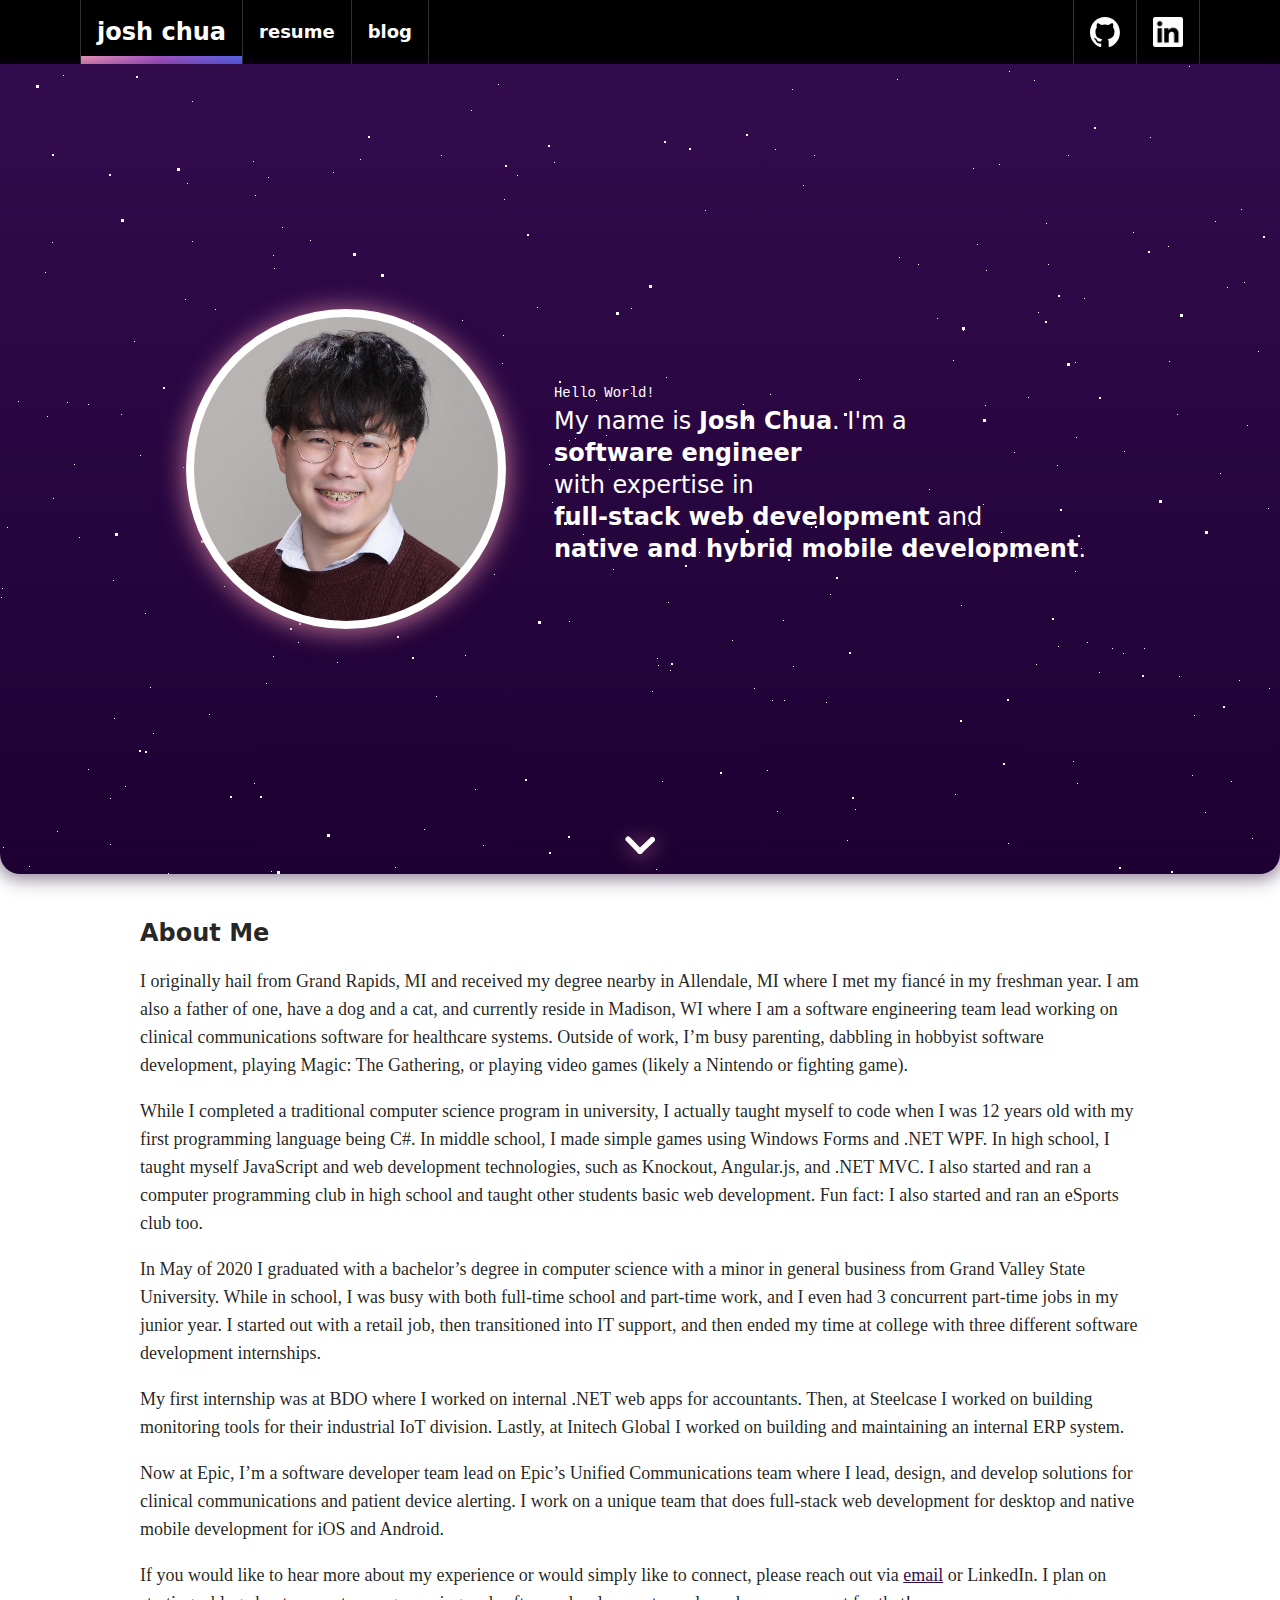
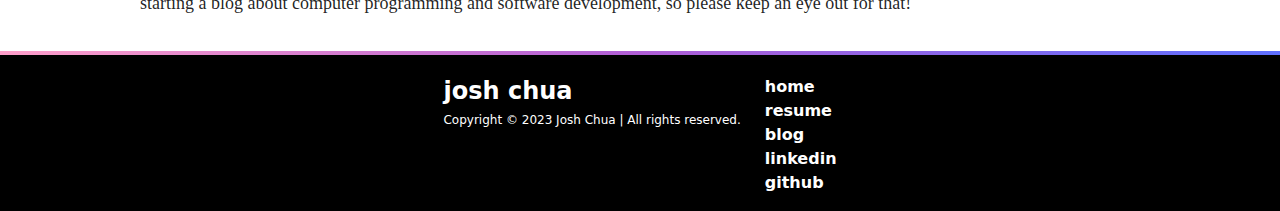
<file: index.html>
<!doctype html><html><head><meta name=generator content="Hugo 0.109.0"><meta charset=utf-8><title>Josh Chua</title><meta name=viewport content="width=device-width,minimum-scale=1"><meta name=description content><link rel=stylesheet href=https://joshchua.github.io/sass/styles.min.cf750397deea8e089815398bc34a3ba97730477250f758578515ba5637a7d603.css></head><body><header class=siteHeader><menu class=siteHeader__menu><li class=siteHeader__menuItem><a class="siteHeader__menuAnchor siteHeader__menuAnchor__main siteHeader__menuAnchor__active" href=/>Josh Chua</a></li><li class=siteHeader__menuItem><a class=siteHeader__menuAnchor href=https://github.com/joshchua/resume/blob/main/output/online/general/Josh%20Chua%20Resume%20(Limited%20Contact%20Info%20for%20Online).pdf>Resume</a></li><li class=siteHeader__menuItem><a class=siteHeader__menuAnchor href=/blog>Blog</a></li><div class="spacer siteHeader__menuItem"></div><li class=siteHeader__menuItem><a class="siteHeader__menuAnchor siteHeader__menuAnchor__icon" href=https://github.com/joshchua><img class=siteHeader__menuImage src=/svg/github-mark.svg width=30></a></li><li class=siteHeader__menuItem><a class="siteHeader__menuAnchor siteHeader__menuAnchor__icon" href=https://www.linkedin.com/in/joshjchua><img class=siteHeader__menuImage src=/png/In-Blue-Logo.png width=30></a></li></menu></header><main aria-role=main><div class="homepageHero homepageHero__full"><div class=homepageHero__circle><img class=homepageHero__image src=/jpg/josh.jpg></div><p class=homepageHero__text><span class=homepageHero__helloWorld>Hello World!</span><br>My name is <b>Josh Chua</b>. I'm a<br><b>software engineer</b><br>with expertise in<br><b>full-stack web development</b> and<br><b>native and hybrid mobile development</b>.</p><div class=homepageHero__stars><div id=stars></div><div id=stars2></div><div id=stars3></div></div><img class=homepageHero__scrollIndicator src=/svg/icon-arrow-down.svg width=30></div><div class=content><article><h1 id=about-me>About Me</h1><p>I originally hail from Grand Rapids, MI and received my degree nearby in
Allendale, MI where I met my fiancé in my freshman year. I am also a father of one,
have a dog and a cat, and currently reside in Madison, WI where I am a software
engineering team lead working on clinical communications software for healthcare
systems. Outside of work, I&rsquo;m busy parenting, dabbling in hobbyist software development,
playing Magic: The Gathering, or playing video games (likely a Nintendo or fighting game).</p><p>While I completed a traditional computer science program in university, I
actually taught myself to code when I was 12 years old with my first programming
language being C#. In middle school, I made simple games using Windows Forms and
.NET WPF. In high school, I taught myself JavaScript and web development
technologies, such as Knockout, Angular.js, and .NET MVC. I also started and ran a
computer programming club in high school and taught other students basic web
development. Fun fact: I also started and ran an eSports club too.</p><p>In May of 2020 I graduated with a bachelor&rsquo;s degree in computer science with
a minor in general business from Grand Valley State University.
While in school, I was busy with both full-time school and part-time work, and I even
had 3 concurrent part-time jobs in my junior year. I started out with a retail job,
then transitioned into IT support, and then ended my time at college with three different
software development internships.</p><p>My first internship was at BDO where I worked on internal .NET web apps for accountants.
Then, at Steelcase I worked on building monitoring tools for their industrial IoT division. Lastly, at Initech Global I worked on building and maintaining an internal ERP system.</p><p>Now at Epic, I&rsquo;m a software developer team lead on Epic&rsquo;s Unified Communications team where I lead, design, and develop solutions for clinical
communications and patient device alerting. I work on a unique team that does
full-stack web development for desktop and native mobile development for iOS and Android.</p><p>If you would like to hear more about my experience or would simply like to connect,
please reach out via <a href=mailto:joshjchua@protonmail.com>email</a> or LinkedIn. I plan on starting a blog about computer programming and software development, so please keep an eye out for that!</p></article></div></main><footer class=siteFooter><div><a class=siteFooter__title href=/>Josh Chua</a><br><span class=siteFooter__copyright>Copyright &copy; 2023 Josh Chua | All rights reserved.</span></div><div><ul class=siteFooter__list><li><a href=/>Home</a></li><li><a href=https://github.com/joshchua/resume/blob/main/output/online/general/Josh%20Chua%20Resume%20(Limited%20Contact%20Info%20for%20Online).pdf>Resume</a></li><li><a href=/blog>Blog</a></li><li><a href=https://www.linkedin.com/in/joshjchua>LinkedIn</a></li><li><a href=https://github.com/joshchua>GitHub</a></li></ul></div></footer></body></html>
</file>
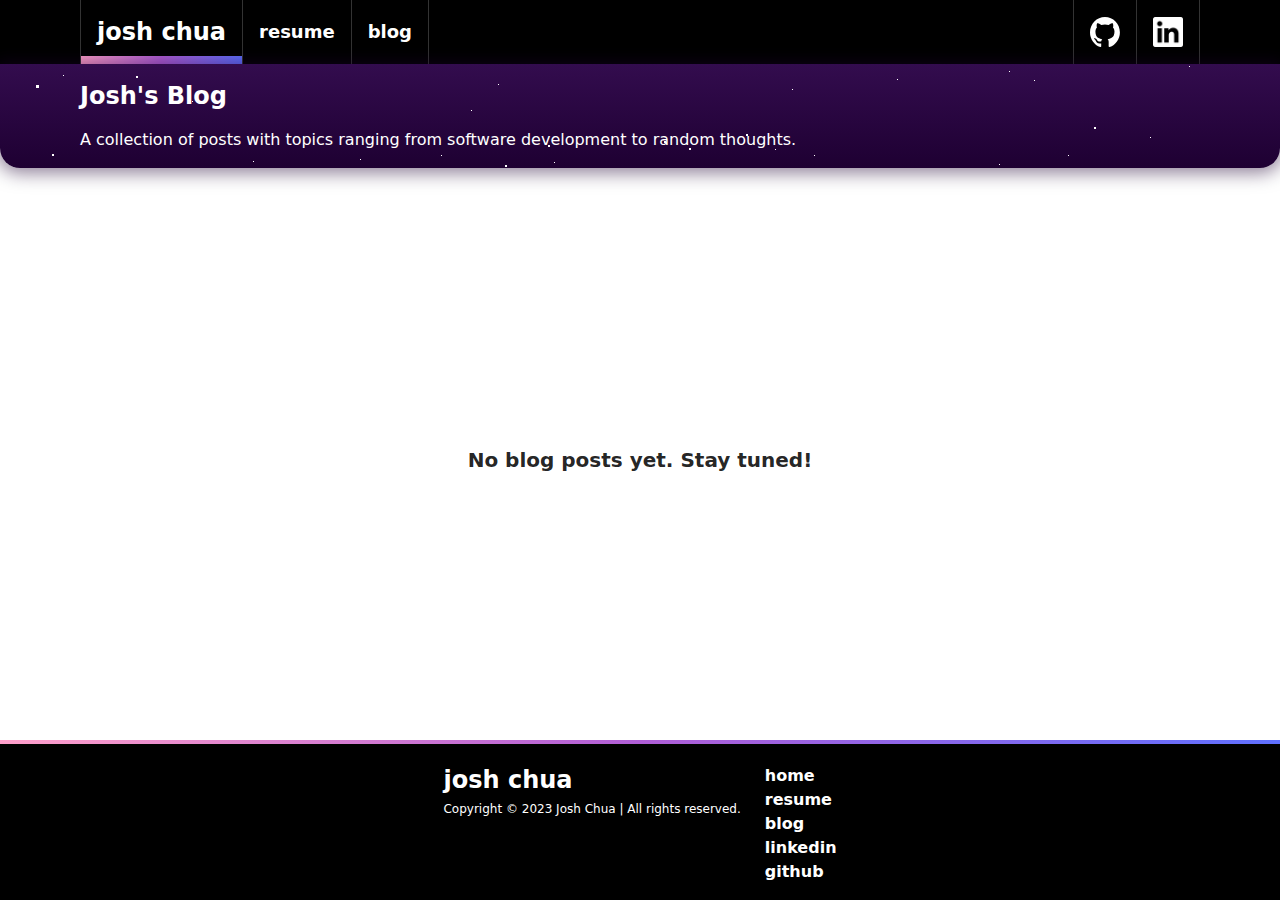
<file: blog/index.html>
<!doctype html><html><head><meta charset=utf-8><title>Josh's Blog | Josh Chua</title><meta name=viewport content="width=device-width,minimum-scale=1"><meta name=description content="A collection of posts with topics ranging from software development to random thoughts."><link rel=stylesheet href=https://joshchua.github.io/sass/styles.min.cf750397deea8e089815398bc34a3ba97730477250f758578515ba5637a7d603.css></head><body><header class=siteHeader><menu class=siteHeader__menu><li class=siteHeader__menuItem><a class="siteHeader__menuAnchor siteHeader__menuAnchor__main siteHeader__menuAnchor__active" href=/>Josh Chua</a></li><li class=siteHeader__menuItem><a class=siteHeader__menuAnchor href=https://github.com/joshchua/resume/blob/main/output/online/general/Josh%20Chua%20Resume%20(Limited%20Contact%20Info%20for%20Online).pdf>Resume</a></li><li class=siteHeader__menuItem><a class=siteHeader__menuAnchor href=/blog>Blog</a></li><div class="spacer siteHeader__menuItem"></div><li class=siteHeader__menuItem><a class="siteHeader__menuAnchor siteHeader__menuAnchor__icon" href=https://github.com/joshchua><img class=siteHeader__menuImage src=/svg/github-mark.svg width=30></a></li><li class=siteHeader__menuItem><a class="siteHeader__menuAnchor siteHeader__menuAnchor__icon" href=https://www.linkedin.com/in/joshjchua><img class=siteHeader__menuImage src=/png/In-Blue-Logo.png width=30></a></li></menu></header><main aria-role=main><div class=homepageHero><div><h1>Josh's Blog</h1><p>A collection of posts with topics ranging from software development to random thoughts.</p></div><div class=homepageHero__stars><div id=stars></div><div id=stars2></div><div id=stars3></div></div></div><div class=content><span class=emptyListMessage>No blog posts yet. Stay tuned!</span><ul class=summaryList></ul></div></main><footer class=siteFooter><div><a class=siteFooter__title href=/>Josh Chua</a><br><span class=siteFooter__copyright>Copyright &copy; 2023 Josh Chua | All rights reserved.</span></div><div><ul class=siteFooter__list><li><a href=/>Home</a></li><li><a href=https://github.com/joshchua/resume/blob/main/output/online/general/Josh%20Chua%20Resume%20(Limited%20Contact%20Info%20for%20Online).pdf>Resume</a></li><li><a href=/blog>Blog</a></li><li><a href=https://www.linkedin.com/in/joshjchua>LinkedIn</a></li><li><a href=https://github.com/joshchua>GitHub</a></li></ul></div></footer></body></html>
</file>
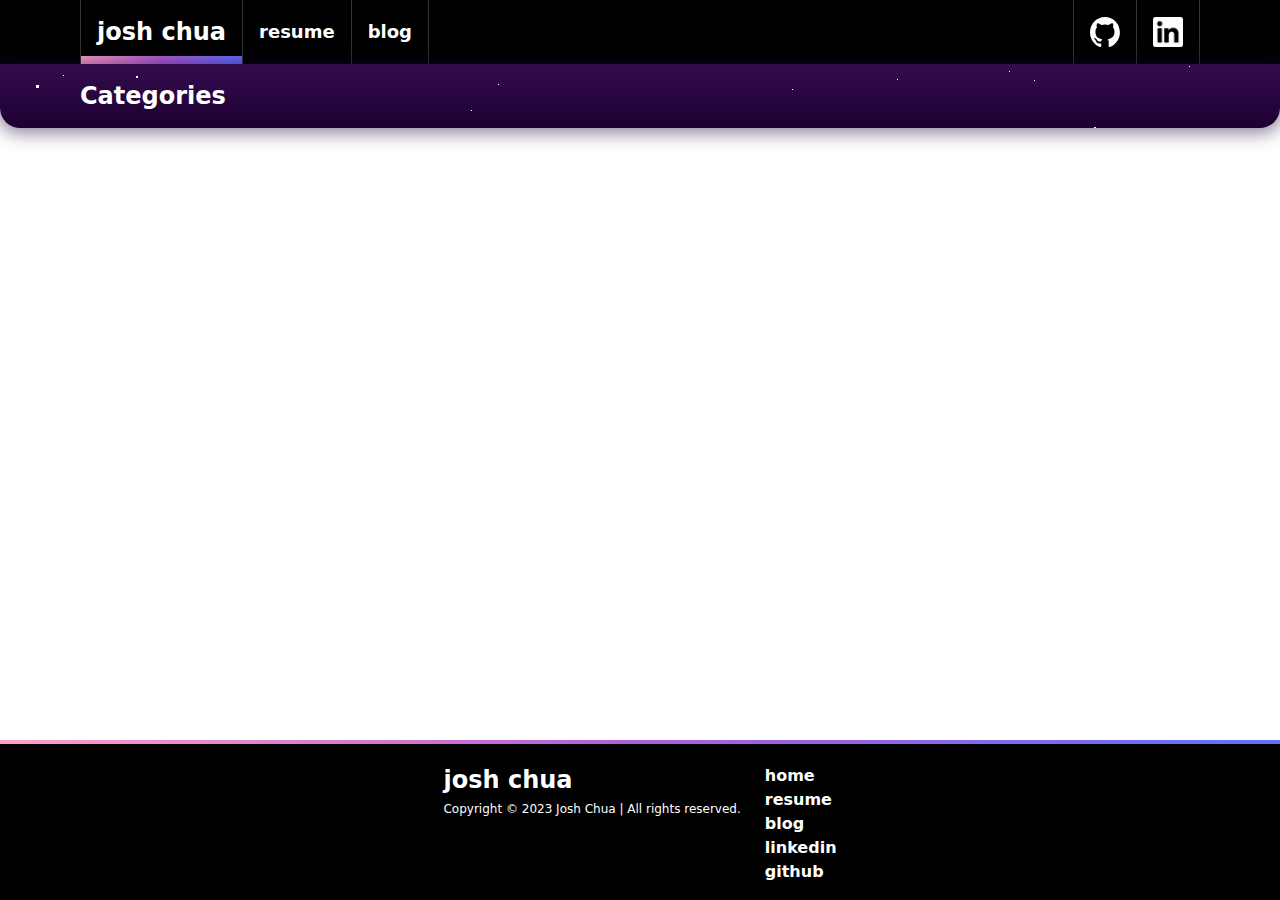
<file: categories/index.html>
<!doctype html><html><head><meta charset=utf-8><title>Josh Chua</title><meta name=viewport content="width=device-width,minimum-scale=1"><meta name=description content><link rel=stylesheet href=https://joshchua.github.io/sass/styles.min.49de3b98daccc57c3121829872dba5e22d65aa5fe11b4b209498783880fbc410.css></head><body><header class=siteHeader><menu class=siteHeader__menu><li class=siteHeader__menuItem><a class="siteHeader__menuAnchor siteHeader__menuAnchor__main siteHeader__menuAnchor__active" href=/>Josh Chua</a></li><li class=siteHeader__menuItem><a class=siteHeader__menuAnchor href=https://github.com/joshchua/resume/blob/main/output/online/general/Josh%20Chua%20Resume%20(Limited%20Contact%20Info%20for%20Online).pdf>Resume</a></li><li class=siteHeader__menuItem><a class=siteHeader__menuAnchor href=/blog>Blog</a></li><div class="spacer siteHeader__menuItem"></div><li class=siteHeader__menuItem><a class="siteHeader__menuAnchor siteHeader__menuAnchor__icon" href=https://github.com/joshchua><img class=siteHeader__menuImage src=/svg/github-mark.svg width=30></a></li><li class=siteHeader__menuItem><a class="siteHeader__menuAnchor siteHeader__menuAnchor__icon" href=https://www.linkedin.com/in/joshjchua><img class=siteHeader__menuImage src=/png/In-Blue-Logo.png width=30></a></li></menu></header><main aria-role=main><div class=homepageHero><div><h1>Categories</h1><p></p></div><div class=homepageHero__stars><div id=stars></div><div id=stars2></div><div id=stars3></div></div></div><div class=content><ul class=summaryList></ul></div></main><footer class=siteFooter><div><a class=siteFooter__title href=/>Josh Chua</a><br><span class=siteFooter__copyright>Copyright &copy; 2023 Josh Chua | All rights reserved.</span></div><div><ul class=siteFooter__list><li><a href=/>Home</a></li><li><a href=https://github.com/joshchua/resume/blob/main/output/online/general/Josh%20Chua%20Resume%20(Limited%20Contact%20Info%20for%20Online).pdf>Resume</a></li><li><a href=/blog>Blog</a></li><li><a href=https://www.linkedin.com/in/joshjchua>LinkedIn</a></li><li><a href=https://github.com/joshchua>GitHub</a></li></ul></div></footer></body></html>
</file>
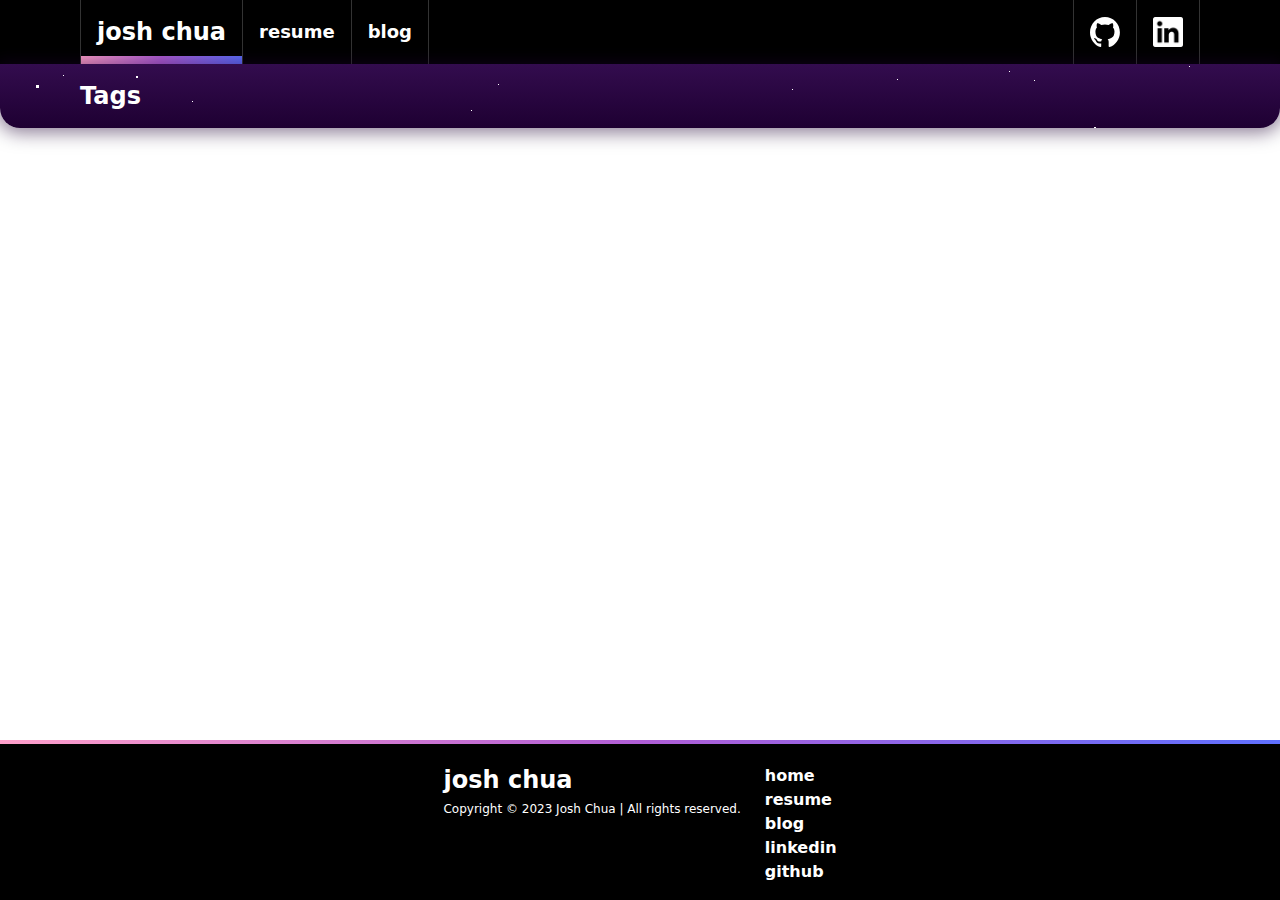
<file: tags/index.html>
<!doctype html><html><head><meta charset=utf-8><title>Josh Chua</title><meta name=viewport content="width=device-width,minimum-scale=1"><meta name=description content><link rel=stylesheet href=https://joshchua.github.io/sass/styles.min.cf750397deea8e089815398bc34a3ba97730477250f758578515ba5637a7d603.css></head><body><header class=siteHeader><menu class=siteHeader__menu><li class=siteHeader__menuItem><a class="siteHeader__menuAnchor siteHeader__menuAnchor__main siteHeader__menuAnchor__active" href=/>Josh Chua</a></li><li class=siteHeader__menuItem><a class=siteHeader__menuAnchor href=https://github.com/joshchua/resume/blob/main/output/online/general/Josh%20Chua%20Resume%20(Limited%20Contact%20Info%20for%20Online).pdf>Resume</a></li><li class=siteHeader__menuItem><a class=siteHeader__menuAnchor href=/blog>Blog</a></li><div class="spacer siteHeader__menuItem"></div><li class=siteHeader__menuItem><a class="siteHeader__menuAnchor siteHeader__menuAnchor__icon" href=https://github.com/joshchua><img class=siteHeader__menuImage src=/svg/github-mark.svg width=30></a></li><li class=siteHeader__menuItem><a class="siteHeader__menuAnchor siteHeader__menuAnchor__icon" href=https://www.linkedin.com/in/joshjchua><img class=siteHeader__menuImage src=/png/In-Blue-Logo.png width=30></a></li></menu></header><main aria-role=main><div class=homepageHero><div><h1>Tags</h1><p></p></div><div class=homepageHero__stars><div id=stars></div><div id=stars2></div><div id=stars3></div></div></div><div class=content><ul class=summaryList></ul></div></main><footer class=siteFooter><div><a class=siteFooter__title href=/>Josh Chua</a><br><span class=siteFooter__copyright>Copyright &copy; 2023 Josh Chua | All rights reserved.</span></div><div><ul class=siteFooter__list><li><a href=/>Home</a></li><li><a href=https://github.com/joshchua/resume/blob/main/output/online/general/Josh%20Chua%20Resume%20(Limited%20Contact%20Info%20for%20Online).pdf>Resume</a></li><li><a href=/blog>Blog</a></li><li><a href=https://www.linkedin.com/in/joshjchua>LinkedIn</a></li><li><a href=https://github.com/joshchua>GitHub</a></li></ul></div></footer></body></html>
</file>
